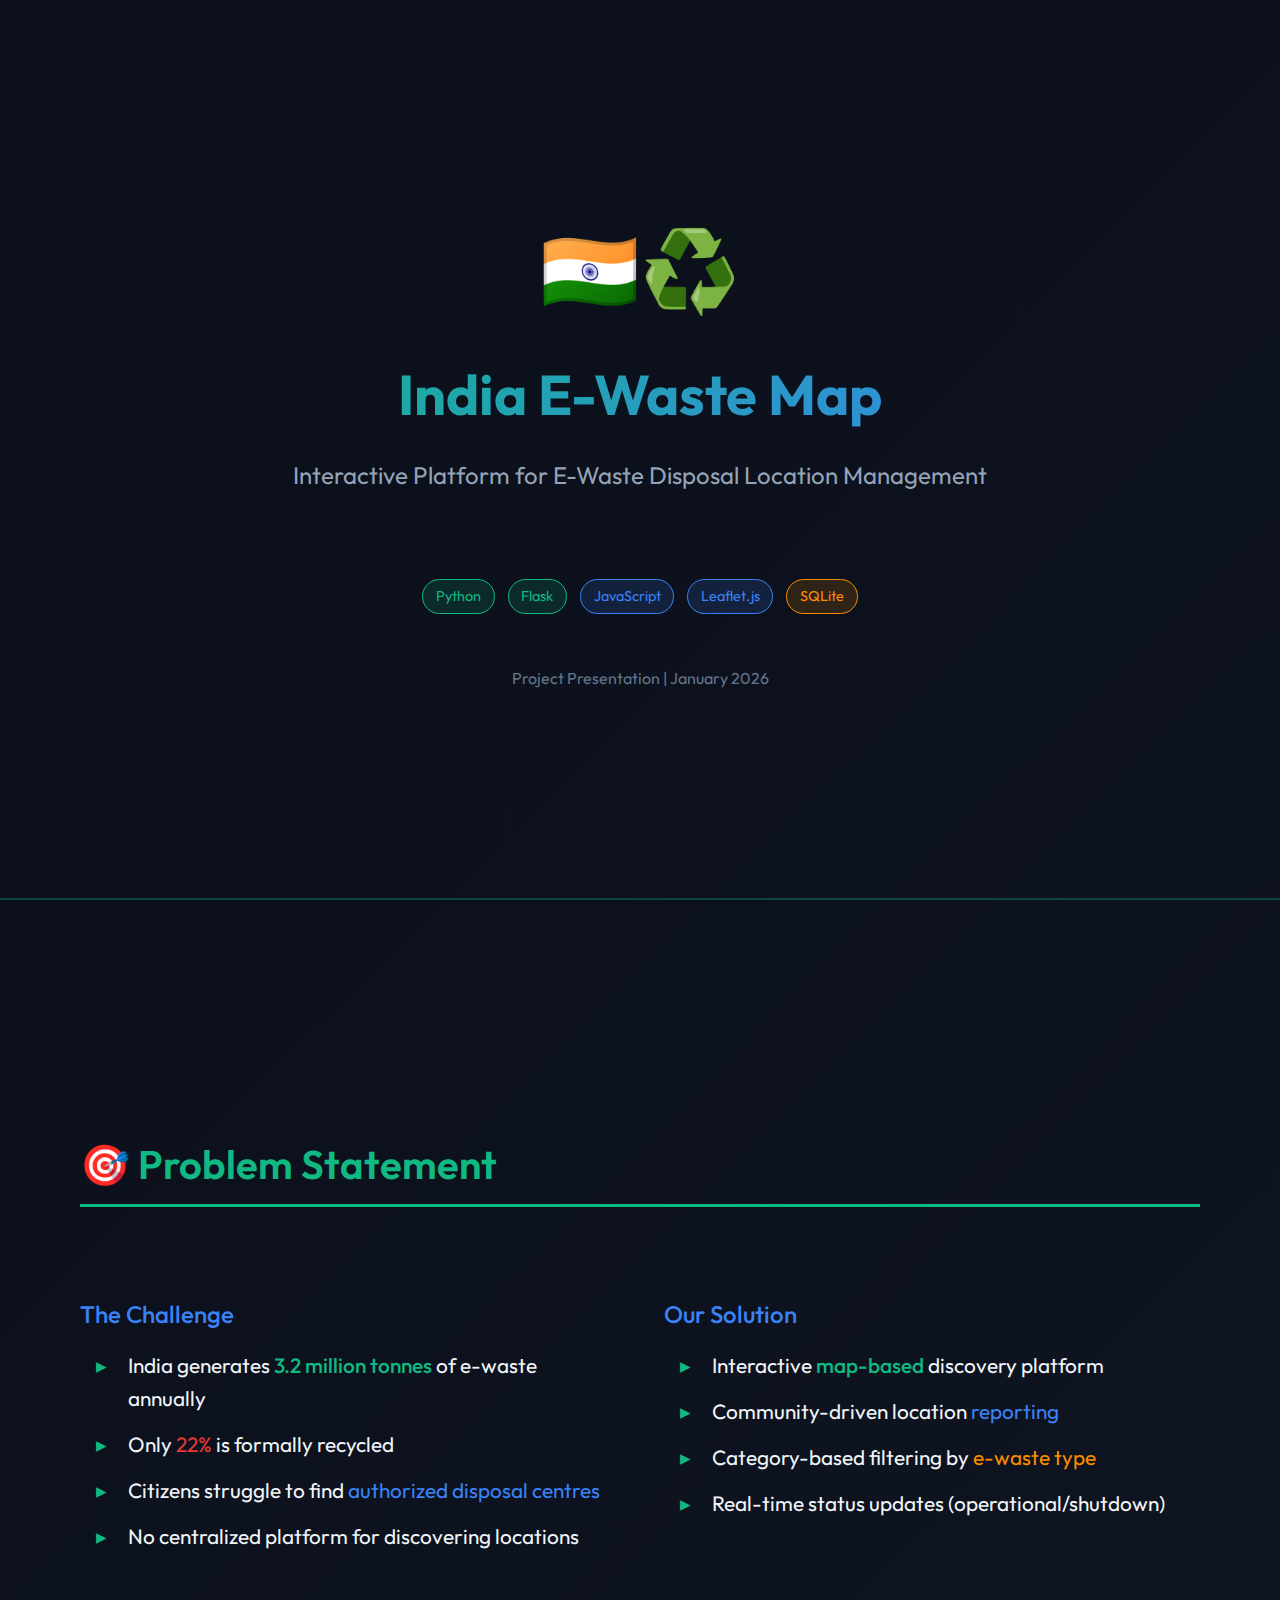
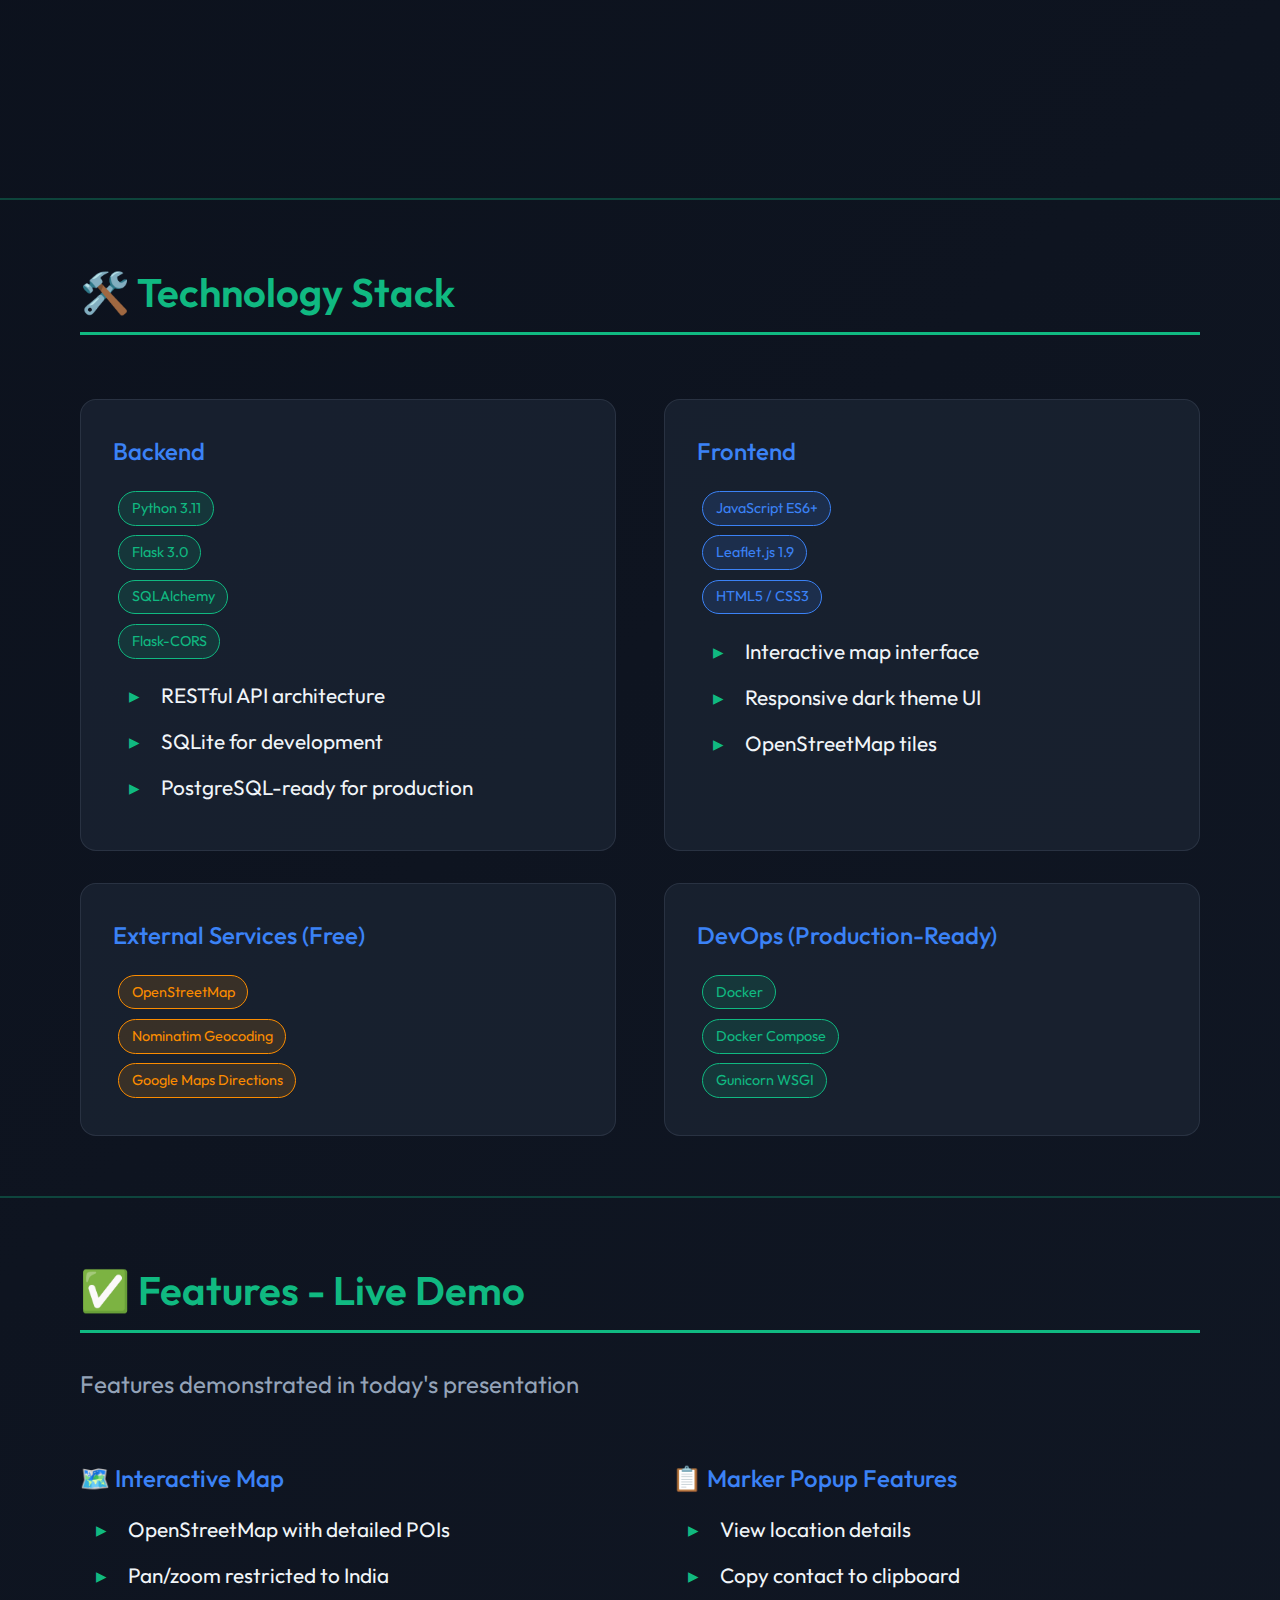
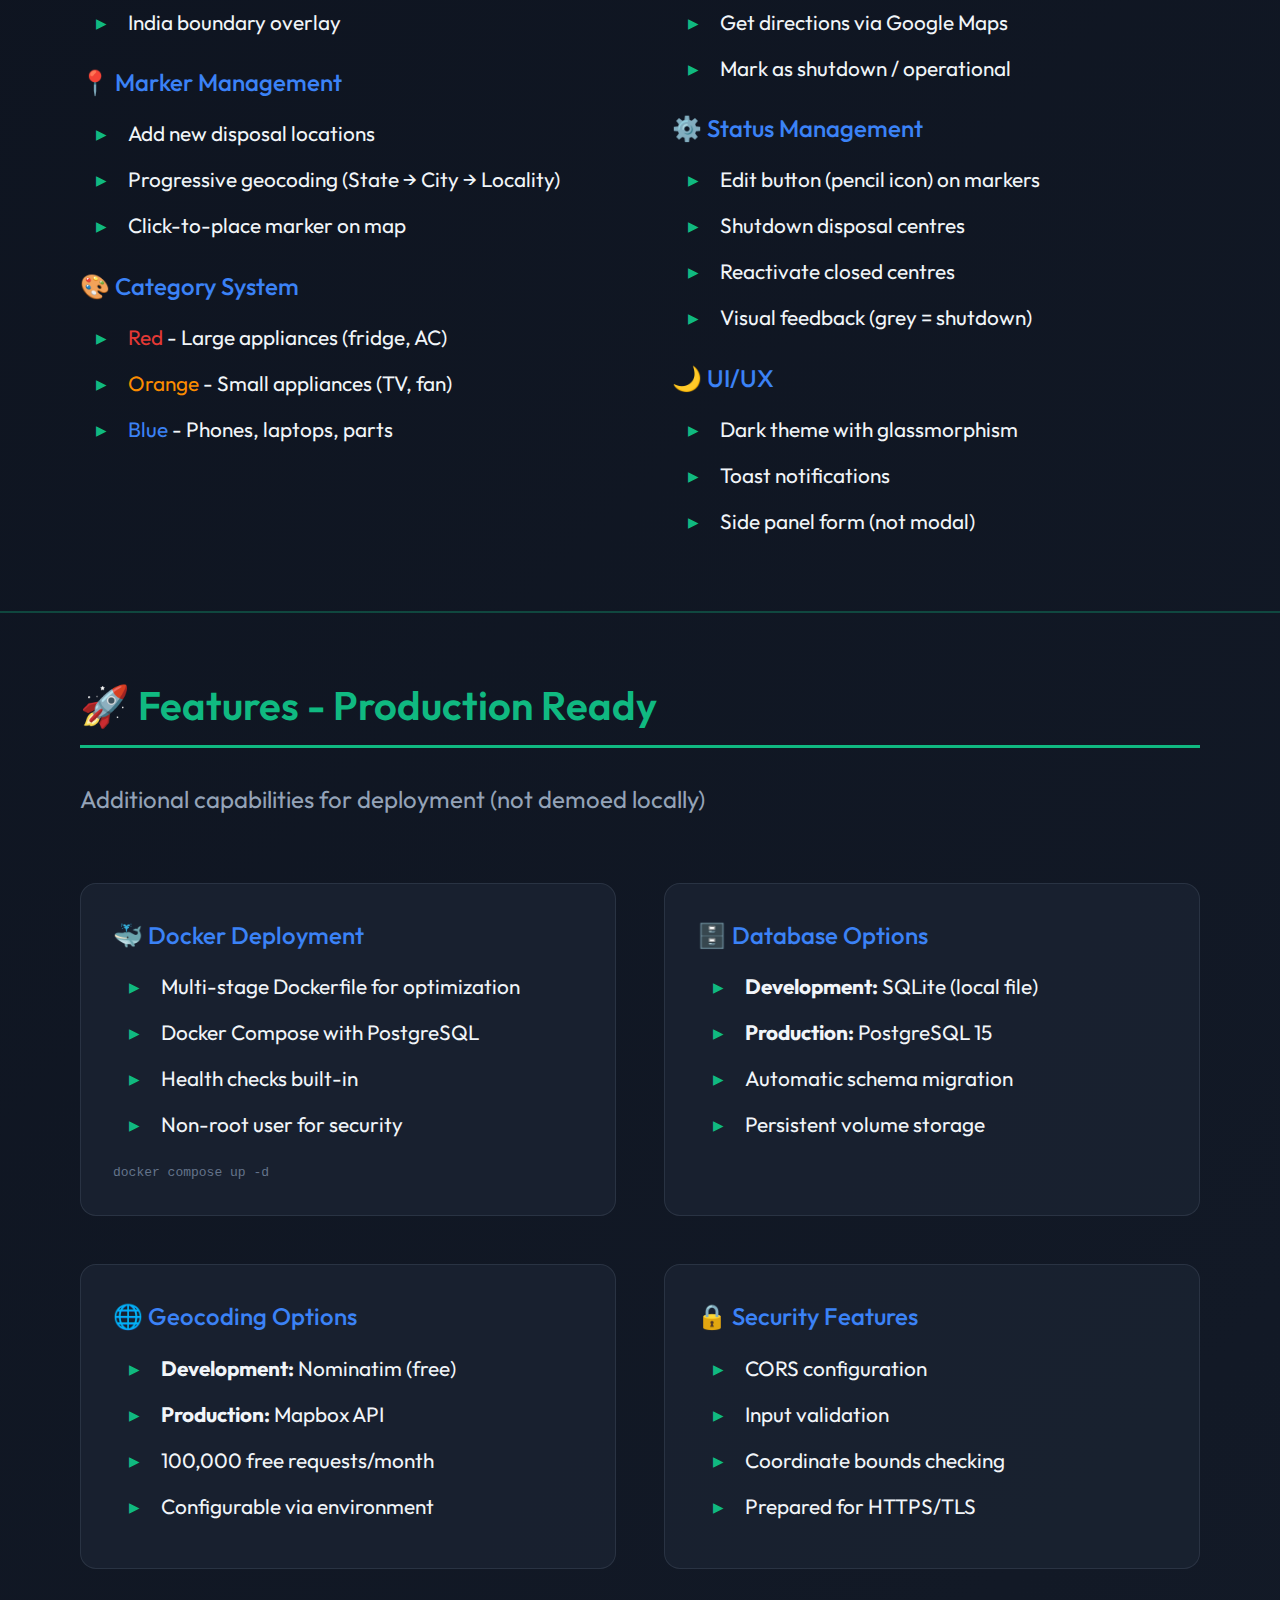
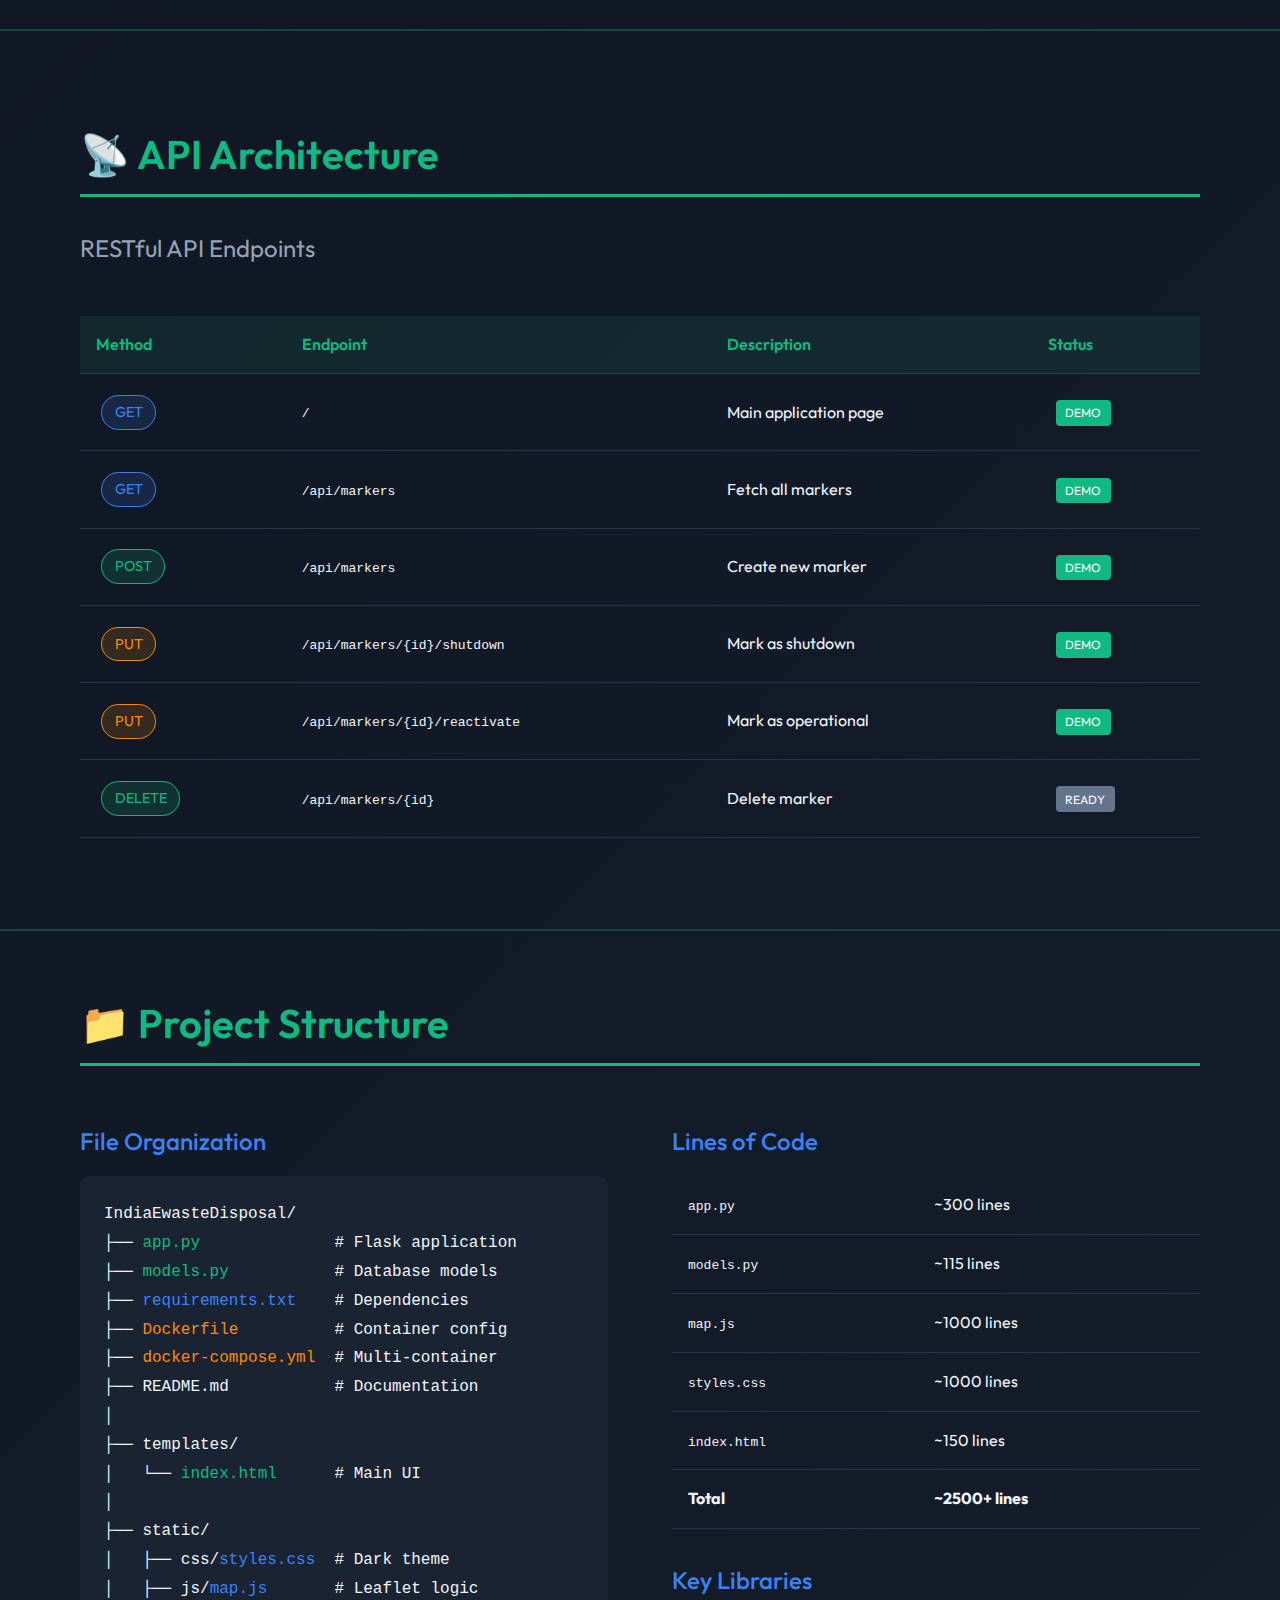
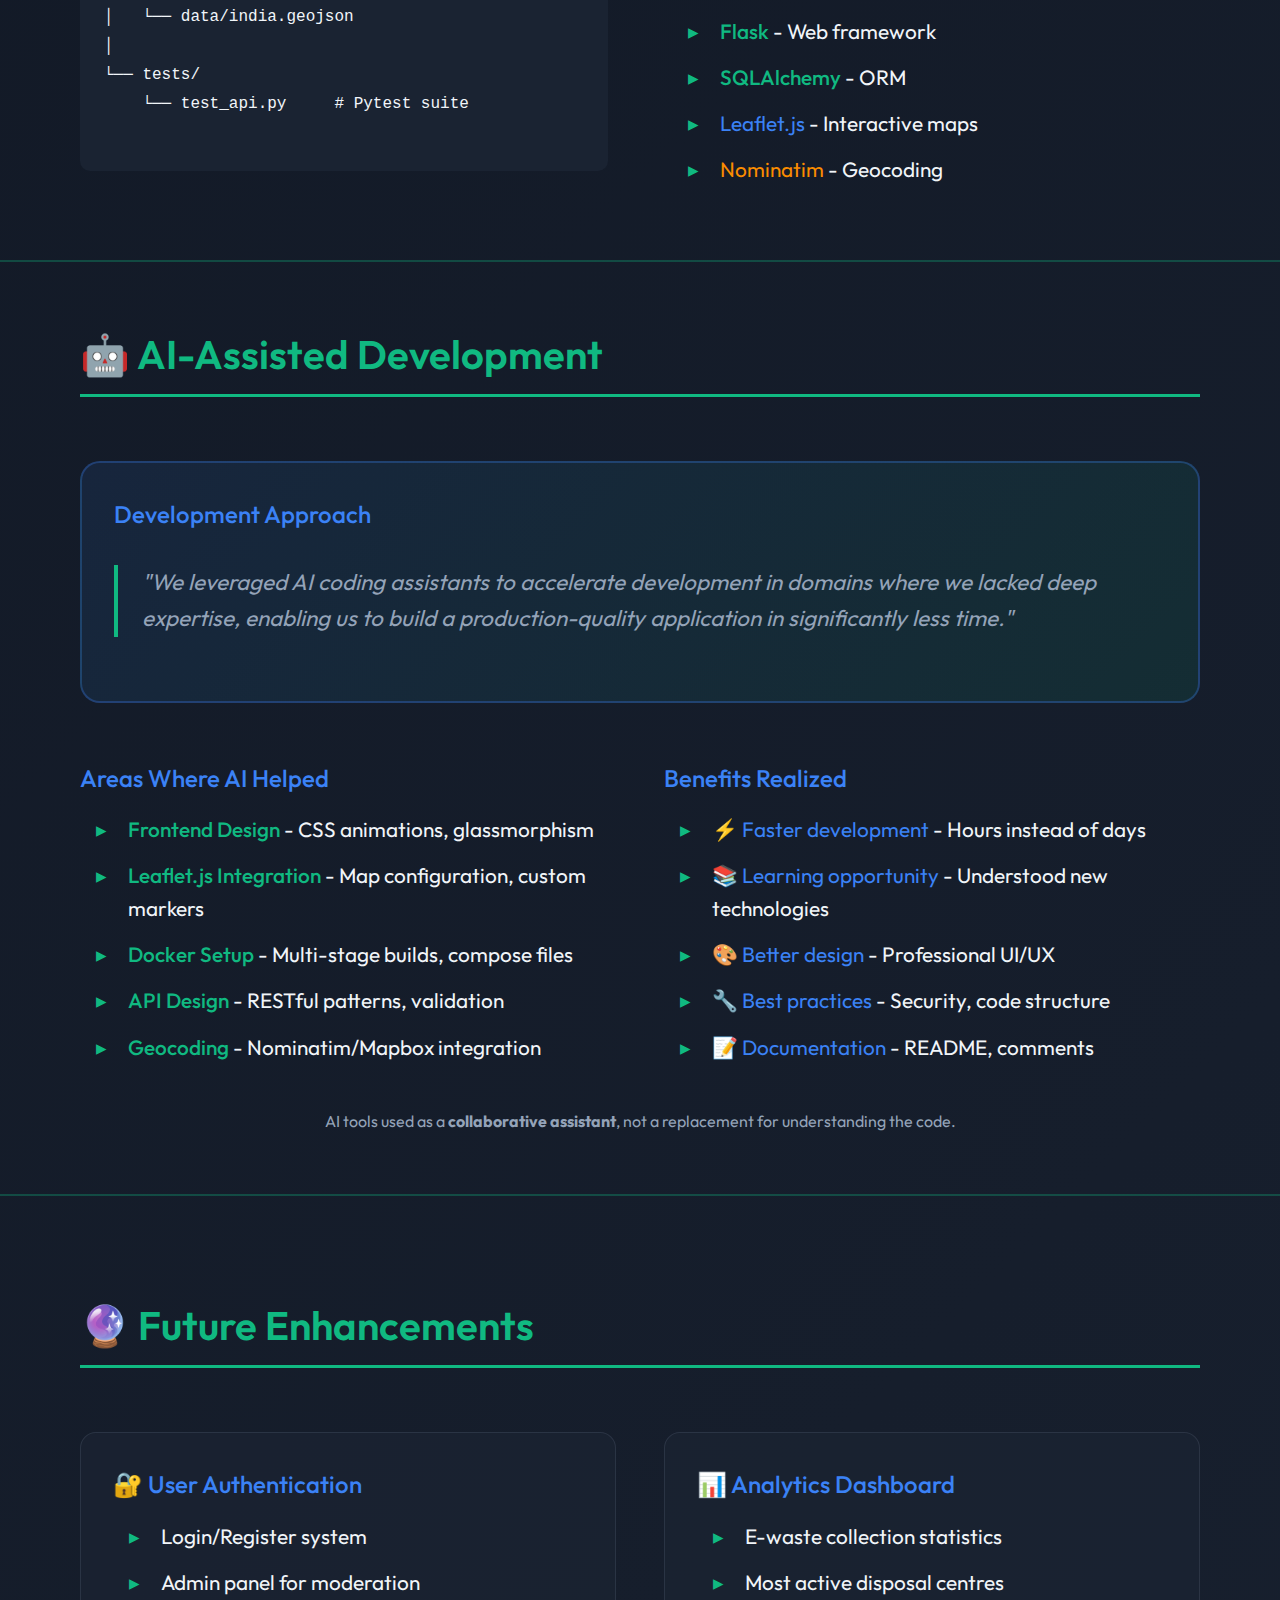
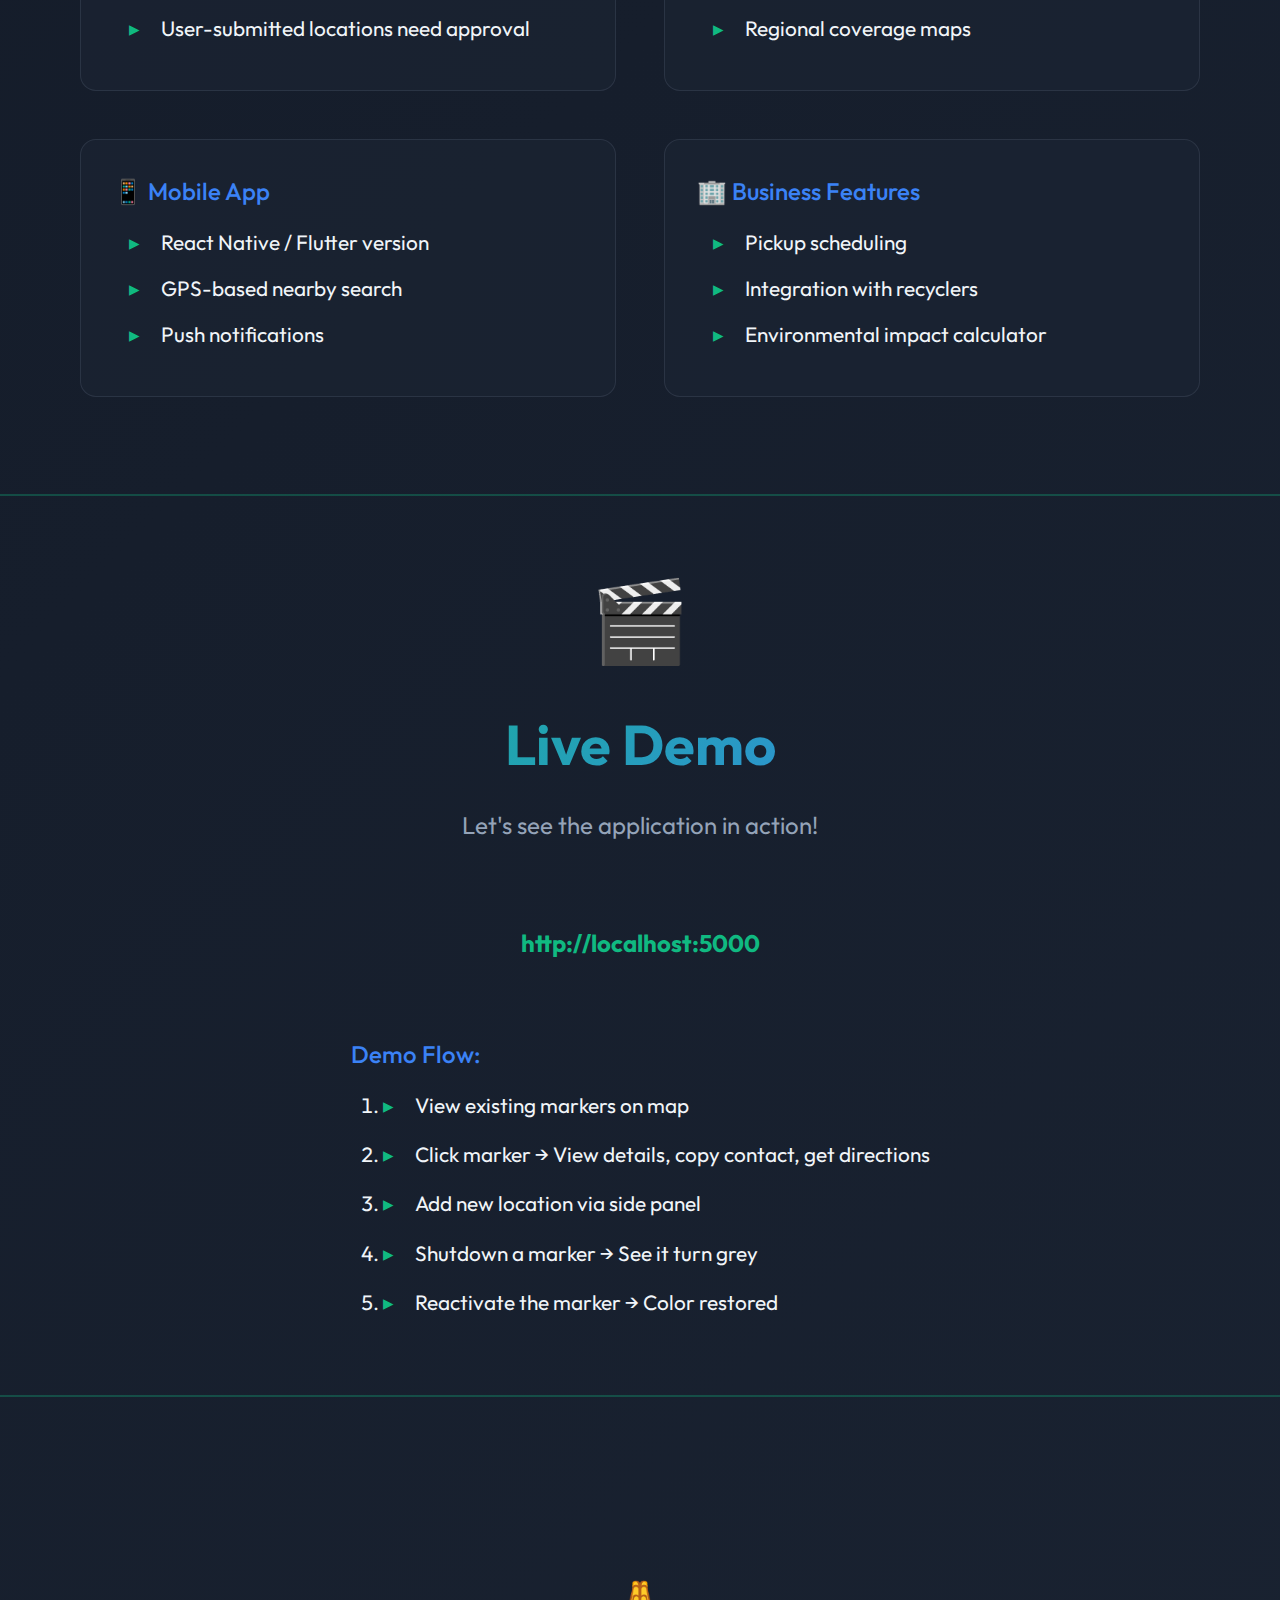
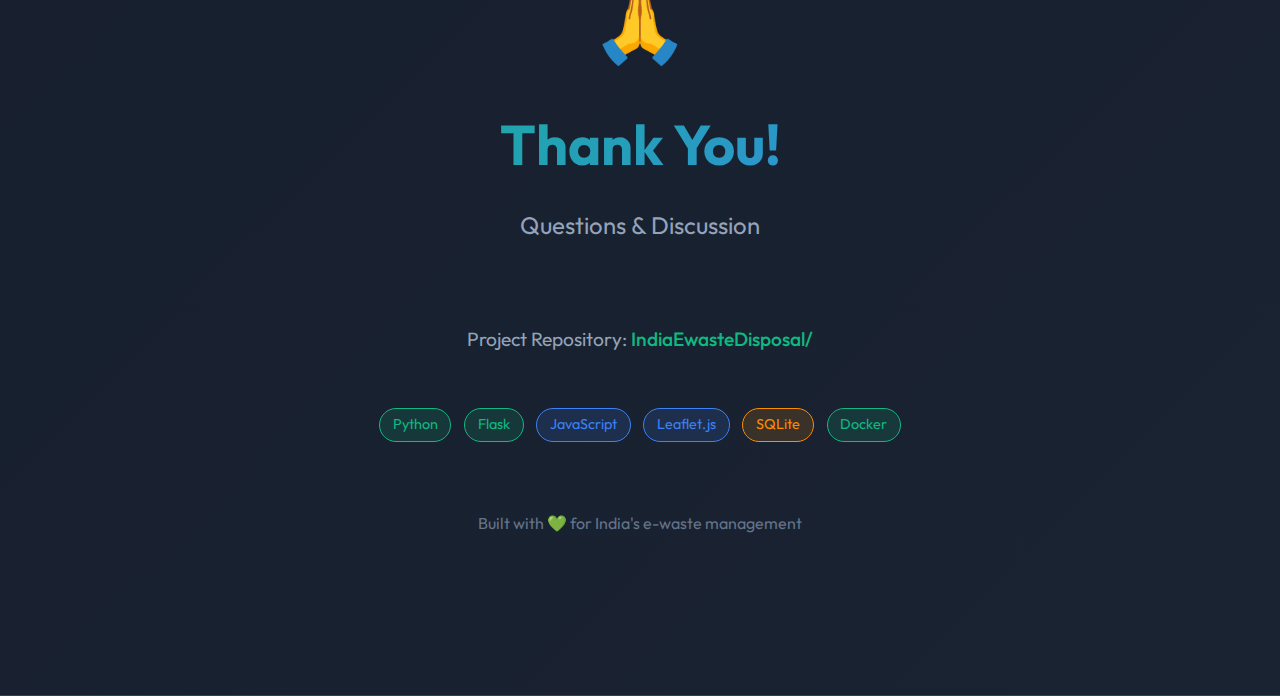
<file: presentation.html>
<!DOCTYPE html>
<html lang="en">

<head>
    <meta charset="UTF-8">
    <meta name="viewport" content="width=device-width, initial-scale=1.0">
    <title>India E-Waste Map - Project Presentation</title>
    <link href="https://fonts.googleapis.com/css2?family=Outfit:wght@300;400;500;600;700&display=swap" rel="stylesheet">
    <style>
        * {
            margin: 0;
            padding: 0;
            box-sizing: border-box;
        }

        body {
            font-family: 'Outfit', sans-serif;
            background: linear-gradient(135deg, #0a0f1a 0%, #1a2332 100%);
            color: #f1f5f9;
            line-height: 1.6;
        }

        .slide {
            min-height: 100vh;
            padding: 60px 80px;
            display: flex;
            flex-direction: column;
            justify-content: center;
            border-bottom: 2px solid rgba(16, 185, 129, 0.3);
            page-break-after: always;
        }

        .slide-number {
            position: absolute;
            top: 20px;
            right: 40px;
            font-size: 0.9rem;
            color: #64748b;
        }

        h1 {
            font-size: 3.5rem;
            font-weight: 700;
            background: linear-gradient(135deg, #10b981, #3b82f6);
            -webkit-background-clip: text;
            -webkit-text-fill-color: transparent;
            background-clip: text;
            margin-bottom: 1rem;
        }

        h2 {
            font-size: 2.5rem;
            font-weight: 600;
            color: #10b981;
            margin-bottom: 2rem;
            border-bottom: 3px solid #10b981;
            padding-bottom: 0.5rem;
            display: inline-block;
        }

        h3 {
            font-size: 1.5rem;
            font-weight: 500;
            color: #3b82f6;
            margin: 1.5rem 0 1rem;
        }

        .subtitle {
            font-size: 1.5rem;
            color: #94a3b8;
            margin-bottom: 2rem;
        }

        ul {
            list-style: none;
            margin-left: 1rem;
        }

        li {
            font-size: 1.3rem;
            margin: 0.8rem 0;
            padding-left: 2rem;
            position: relative;
        }

        li::before {
            content: "▸";
            position: absolute;
            left: 0;
            color: #10b981;
        }

        .highlight {
            color: #10b981;
            font-weight: 500;
        }

        .blue {
            color: #3b82f6;
        }

        .orange {
            color: #fb8c00;
        }

        .red {
            color: #e53935;
        }

        .grid {
            display: grid;
            grid-template-columns: 1fr 1fr;
            gap: 3rem;
            margin-top: 2rem;
        }

        .card {
            background: rgba(26, 35, 50, 0.8);
            border: 1px solid rgba(148, 163, 184, 0.15);
            border-radius: 16px;
            padding: 2rem;
        }

        .card h3 {
            margin-top: 0;
        }

        .tech-badge {
            display: inline-block;
            padding: 0.3rem 0.8rem;
            background: rgba(16, 185, 129, 0.15);
            border: 1px solid #10b981;
            border-radius: 20px;
            font-size: 0.9rem;
            margin: 0.3rem;
            color: #10b981;
        }

        .tech-badge.blue {
            background: rgba(59, 130, 246, 0.15);
            border-color: #3b82f6;
            color: #3b82f6;
        }

        .tech-badge.orange {
            background: rgba(251, 140, 0, 0.15);
            border-color: #fb8c00;
            color: #fb8c00;
        }

        .feature-icon {
            font-size: 2rem;
            margin-right: 0.5rem;
        }

        .two-col {
            display: flex;
            gap: 4rem;
        }

        .two-col>div {
            flex: 1;
        }

        table {
            width: 100%;
            border-collapse: collapse;
            margin-top: 1rem;
        }

        th,
        td {
            padding: 1rem;
            text-align: left;
            border-bottom: 1px solid rgba(148, 163, 184, 0.2);
        }

        th {
            background: rgba(16, 185, 129, 0.1);
            color: #10b981;
            font-weight: 600;
        }

        .center {
            text-align: center;
        }

        .big-icon {
            font-size: 5rem;
            margin-bottom: 1rem;
        }

        .ai-section {
            background: linear-gradient(135deg, rgba(59, 130, 246, 0.1), rgba(16, 185, 129, 0.1));
            border: 2px solid rgba(59, 130, 246, 0.3);
            border-radius: 20px;
            padding: 2rem;
            margin-top: 2rem;
        }

        .quote {
            font-size: 1.4rem;
            font-style: italic;
            color: #94a3b8;
            border-left: 4px solid #10b981;
            padding-left: 1.5rem;
            margin: 2rem 0;
        }

        .demo-badge {
            display: inline-block;
            padding: 0.2rem 0.6rem;
            background: #10b981;
            color: white;
            border-radius: 4px;
            font-size: 0.75rem;
            margin-left: 0.5rem;
            vertical-align: middle;
        }

        .future-badge {
            display: inline-block;
            padding: 0.2rem 0.6rem;
            background: #64748b;
            color: white;
            border-radius: 4px;
            font-size: 0.75rem;
            margin-left: 0.5rem;
            vertical-align: middle;
        }

        @media print {
            .slide {
                page-break-after: always;
            }
        }
    </style>
</head>

<body>

    <!-- Slide 1: Title -->
    <div class="slide center">
        <div class="big-icon">🇮🇳♻️</div>
        <h1>India E-Waste Map</h1>
        <p class="subtitle">Interactive Platform for E-Waste Disposal Location Management</p>
        <div style="margin-top: 3rem;">
            <span class="tech-badge">Python</span>
            <span class="tech-badge">Flask</span>
            <span class="tech-badge blue">JavaScript</span>
            <span class="tech-badge blue">Leaflet.js</span>
            <span class="tech-badge orange">SQLite</span>
        </div>
        <p style="margin-top: 3rem; color: #64748b;">Project Presentation | January 2026</p>
    </div>

    <!-- Slide 2: Problem Statement -->
    <div class="slide">
        <h2>🎯 Problem Statement</h2>
        <div class="grid">
            <div>
                <h3>The Challenge</h3>
                <ul>
                    <li>India generates <span class="highlight">3.2 million tonnes</span> of e-waste annually</li>
                    <li>Only <span class="red">22%</span> is formally recycled</li>
                    <li>Citizens struggle to find <span class="blue">authorized disposal centres</span></li>
                    <li>No centralized platform for discovering locations</li>
                </ul>
            </div>
            <div>
                <h3>Our Solution</h3>
                <ul>
                    <li>Interactive <span class="highlight">map-based</span> discovery platform</li>
                    <li>Community-driven location <span class="blue">reporting</span></li>
                    <li>Category-based filtering by <span class="orange">e-waste type</span></li>
                    <li>Real-time status updates (operational/shutdown)</li>
                </ul>
            </div>
        </div>
    </div>

    <!-- Slide 3: Technology Stack -->
    <div class="slide">
        <h2>🛠️ Technology Stack</h2>
        <div class="grid">
            <div class="card">
                <h3>Backend</h3>
                <p><span class="tech-badge">Python 3.11</span></p>
                <p><span class="tech-badge">Flask 3.0</span></p>
                <p><span class="tech-badge">SQLAlchemy</span></p>
                <p><span class="tech-badge">Flask-CORS</span></p>
                <ul style="margin-top: 1rem;">
                    <li>RESTful API architecture</li>
                    <li>SQLite for development</li>
                    <li>PostgreSQL-ready for production</li>
                </ul>
            </div>
            <div class="card">
                <h3>Frontend</h3>
                <p><span class="tech-badge blue">JavaScript ES6+</span></p>
                <p><span class="tech-badge blue">Leaflet.js 1.9</span></p>
                <p><span class="tech-badge blue">HTML5 / CSS3</span></p>
                <ul style="margin-top: 1rem;">
                    <li>Interactive map interface</li>
                    <li>Responsive dark theme UI</li>
                    <li>OpenStreetMap tiles</li>
                </ul>
            </div>
        </div>
        <div class="grid" style="margin-top: 2rem;">
            <div class="card">
                <h3>External Services (Free)</h3>
                <p><span class="tech-badge orange">OpenStreetMap</span></p>
                <p><span class="tech-badge orange">Nominatim Geocoding</span></p>
                <p><span class="tech-badge orange">Google Maps Directions</span></p>
            </div>
            <div class="card">
                <h3>DevOps (Production-Ready)</h3>
                <p><span class="tech-badge">Docker</span></p>
                <p><span class="tech-badge">Docker Compose</span></p>
                <p><span class="tech-badge">Gunicorn WSGI</span></p>
            </div>
        </div>
    </div>

    <!-- Slide 4: Features - Live Demo -->
    <div class="slide">
        <h2>✅ Features - Live Demo</h2>
        <p class="subtitle">Features demonstrated in today's presentation</p>

        <div class="two-col">
            <div>
                <h3>🗺️ Interactive Map</h3>
                <ul>
                    <li>OpenStreetMap with detailed POIs</li>
                    <li>Pan/zoom restricted to India</li>
                    <li>India boundary overlay</li>
                </ul>

                <h3>📍 Marker Management</h3>
                <ul>
                    <li>Add new disposal locations</li>
                    <li>Progressive geocoding (State → City → Locality)</li>
                    <li>Click-to-place marker on map</li>
                </ul>

                <h3>🎨 Category System</h3>
                <ul>
                    <li><span class="red">Red</span> - Large appliances (fridge, AC)</li>
                    <li><span class="orange">Orange</span> - Small appliances (TV, fan)</li>
                    <li><span class="blue">Blue</span> - Phones, laptops, parts</li>
                </ul>
            </div>
            <div>
                <h3>📋 Marker Popup Features</h3>
                <ul>
                    <li>View location details</li>
                    <li>Copy contact to clipboard</li>
                    <li>Get directions via Google Maps</li>
                    <li>Mark as shutdown / operational</li>
                </ul>

                <h3>⚙️ Status Management</h3>
                <ul>
                    <li>Edit button (pencil icon) on markers</li>
                    <li>Shutdown disposal centres</li>
                    <li>Reactivate closed centres</li>
                    <li>Visual feedback (grey = shutdown)</li>
                </ul>

                <h3>🌙 UI/UX</h3>
                <ul>
                    <li>Dark theme with glassmorphism</li>
                    <li>Toast notifications</li>
                    <li>Side panel form (not modal)</li>
                </ul>
            </div>
        </div>
    </div>

    <!-- Slide 5: Features - Production Ready -->
    <div class="slide">
        <h2>🚀 Features - Production Ready</h2>
        <p class="subtitle">Additional capabilities for deployment (not demoed locally)</p>

        <div class="grid">
            <div class="card">
                <h3>🐳 Docker Deployment</h3>
                <ul>
                    <li>Multi-stage Dockerfile for optimization</li>
                    <li>Docker Compose with PostgreSQL</li>
                    <li>Health checks built-in</li>
                    <li>Non-root user for security</li>
                </ul>
                <p style="margin-top: 1rem; color: #64748b;">
                    <code>docker compose up -d</code>
                </p>
            </div>
            <div class="card">
                <h3>🗄️ Database Options</h3>
                <ul>
                    <li><strong>Development:</strong> SQLite (local file)</li>
                    <li><strong>Production:</strong> PostgreSQL 15</li>
                    <li>Automatic schema migration</li>
                    <li>Persistent volume storage</li>
                </ul>
            </div>
            <div class="card">
                <h3>🌐 Geocoding Options</h3>
                <ul>
                    <li><strong>Development:</strong> Nominatim (free)</li>
                    <li><strong>Production:</strong> Mapbox API</li>
                    <li>100,000 free requests/month</li>
                    <li>Configurable via environment</li>
                </ul>
            </div>
            <div class="card">
                <h3>🔒 Security Features</h3>
                <ul>
                    <li>CORS configuration</li>
                    <li>Input validation</li>
                    <li>Coordinate bounds checking</li>
                    <li>Prepared for HTTPS/TLS</li>
                </ul>
            </div>
        </div>
    </div>

    <!-- Slide 6: API Endpoints -->
    <div class="slide">
        <h2>📡 API Architecture</h2>
        <p class="subtitle">RESTful API Endpoints</p>

        <table>
            <thead>
                <tr>
                    <th>Method</th>
                    <th>Endpoint</th>
                    <th>Description</th>
                    <th>Status</th>
                </tr>
            </thead>
            <tbody>
                <tr>
                    <td><span class="tech-badge blue">GET</span></td>
                    <td><code>/</code></td>
                    <td>Main application page</td>
                    <td><span class="demo-badge">DEMO</span></td>
                </tr>
                <tr>
                    <td><span class="tech-badge blue">GET</span></td>
                    <td><code>/api/markers</code></td>
                    <td>Fetch all markers</td>
                    <td><span class="demo-badge">DEMO</span></td>
                </tr>
                <tr>
                    <td><span class="tech-badge">POST</span></td>
                    <td><code>/api/markers</code></td>
                    <td>Create new marker</td>
                    <td><span class="demo-badge">DEMO</span></td>
                </tr>
                <tr>
                    <td><span class="tech-badge orange">PUT</span></td>
                    <td><code>/api/markers/{id}/shutdown</code></td>
                    <td>Mark as shutdown</td>
                    <td><span class="demo-badge">DEMO</span></td>
                </tr>
                <tr>
                    <td><span class="tech-badge orange">PUT</span></td>
                    <td><code>/api/markers/{id}/reactivate</code></td>
                    <td>Mark as operational</td>
                    <td><span class="demo-badge">DEMO</span></td>
                </tr>
                <tr>
                    <td><span class="tech-badge red">DELETE</span></td>
                    <td><code>/api/markers/{id}</code></td>
                    <td>Delete marker</td>
                    <td><span class="future-badge">READY</span></td>
                </tr>
            </tbody>
        </table>
    </div>

    <!-- Slide 7: Project Structure -->
    <div class="slide">
        <h2>📁 Project Structure</h2>

        <div class="two-col">
            <div>
                <h3>File Organization</h3>
                <pre
                    style="background: #1a2332; padding: 1.5rem; border-radius: 10px; font-size: 1rem; line-height: 1.8;">
IndiaEwasteDisposal/
├── <span class="highlight">app.py</span>              # Flask application
├── <span class="highlight">models.py</span>           # Database models
├── <span class="blue">requirements.txt</span>    # Dependencies
├── <span class="orange">Dockerfile</span>          # Container config
├── <span class="orange">docker-compose.yml</span>  # Multi-container
├── README.md           # Documentation
│
├── templates/
│   └── <span class="highlight">index.html</span>      # Main UI
│
├── static/
│   ├── css/<span class="blue">styles.css</span>  # Dark theme
│   ├── js/<span class="blue">map.js</span>       # Leaflet logic
│   └── data/india.geojson
│
└── tests/
    └── test_api.py     # Pytest suite
      </pre>
            </div>
            <div>
                <h3>Lines of Code</h3>
                <table>
                    <tr>
                        <td><code>app.py</code></td>
                        <td>~300 lines</td>
                    </tr>
                    <tr>
                        <td><code>models.py</code></td>
                        <td>~115 lines</td>
                    </tr>
                    <tr>
                        <td><code>map.js</code></td>
                        <td>~1000 lines</td>
                    </tr>
                    <tr>
                        <td><code>styles.css</code></td>
                        <td>~1000 lines</td>
                    </tr>
                    <tr>
                        <td><code>index.html</code></td>
                        <td>~150 lines</td>
                    </tr>
                    <tr>
                        <td><strong>Total</strong></td>
                        <td><strong>~2500+ lines</strong></td>
                    </tr>
                </table>

                <h3 style="margin-top: 2rem;">Key Libraries</h3>
                <ul>
                    <li><span class="highlight">Flask</span> - Web framework</li>
                    <li><span class="highlight">SQLAlchemy</span> - ORM</li>
                    <li><span class="blue">Leaflet.js</span> - Interactive maps</li>
                    <li><span class="orange">Nominatim</span> - Geocoding</li>
                </ul>
            </div>
        </div>
    </div>

    <!-- Slide 8: AI-Assisted Development -->
    <div class="slide">
        <h2>🤖 AI-Assisted Development</h2>

        <div class="ai-section">
            <h3 style="margin-top: 0;">Development Approach</h3>
            <p class="quote">
                "We leveraged AI coding assistants to accelerate development in domains where we lacked deep expertise,
                enabling us to build a production-quality application in significantly less time."
            </p>
        </div>

        <div class="grid" style="margin-top: 2rem;">
            <div>
                <h3>Areas Where AI Helped</h3>
                <ul>
                    <li><span class="highlight">Frontend Design</span> - CSS animations, glassmorphism</li>
                    <li><span class="highlight">Leaflet.js Integration</span> - Map configuration, custom markers</li>
                    <li><span class="highlight">Docker Setup</span> - Multi-stage builds, compose files</li>
                    <li><span class="highlight">API Design</span> - RESTful patterns, validation</li>
                    <li><span class="highlight">Geocoding</span> - Nominatim/Mapbox integration</li>
                </ul>
            </div>
            <div>
                <h3>Benefits Realized</h3>
                <ul>
                    <li>⚡ <span class="blue">Faster development</span> - Hours instead of days</li>
                    <li>📚 <span class="blue">Learning opportunity</span> - Understood new technologies</li>
                    <li>🎨 <span class="blue">Better design</span> - Professional UI/UX</li>
                    <li>🔧 <span class="blue">Best practices</span> - Security, code structure</li>
                    <li>📝 <span class="blue">Documentation</span> - README, comments</li>
                </ul>
            </div>
        </div>

        <p style="margin-top: 2rem; color: #94a3b8; text-align: center;">
            AI tools used as a <strong>collaborative assistant</strong>, not a replacement for understanding the code.
        </p>
    </div>

    <!-- Slide 9: Future Enhancements -->
    <div class="slide">
        <h2>🔮 Future Enhancements</h2>

        <div class="grid">
            <div class="card">
                <h3>🔐 User Authentication</h3>
                <ul>
                    <li>Login/Register system</li>
                    <li>Admin panel for moderation</li>
                    <li>User-submitted locations need approval</li>
                </ul>
            </div>
            <div class="card">
                <h3>📊 Analytics Dashboard</h3>
                <ul>
                    <li>E-waste collection statistics</li>
                    <li>Most active disposal centres</li>
                    <li>Regional coverage maps</li>
                </ul>
            </div>
            <div class="card">
                <h3>📱 Mobile App</h3>
                <ul>
                    <li>React Native / Flutter version</li>
                    <li>GPS-based nearby search</li>
                    <li>Push notifications</li>
                </ul>
            </div>
            <div class="card">
                <h3>🏢 Business Features</h3>
                <ul>
                    <li>Pickup scheduling</li>
                    <li>Integration with recyclers</li>
                    <li>Environmental impact calculator</li>
                </ul>
            </div>
        </div>
    </div>

    <!-- Slide 10: Demo -->
    <div class="slide center">
        <div class="big-icon">🎬</div>
        <h1>Live Demo</h1>
        <p class="subtitle">Let's see the application in action!</p>

        <div style="margin-top: 3rem;">
            <p style="font-size: 1.5rem; color: #10b981;">
                <strong>http://localhost:5000</strong>
            </p>
        </div>

        <div style="margin-top: 3rem; text-align: left; max-width: 600px; margin-left: auto; margin-right: auto;">
            <h3>Demo Flow:</h3>
            <ol style="list-style: decimal; padding-left: 2rem;">
                <li style="margin: 1rem 0;">View existing markers on map</li>
                <li style="margin: 1rem 0;">Click marker → View details, copy contact, get directions</li>
                <li style="margin: 1rem 0;">Add new location via side panel</li>
                <li style="margin: 1rem 0;">Shutdown a marker → See it turn grey</li>
                <li style="margin: 1rem 0;">Reactivate the marker → Color restored</li>
            </ol>
        </div>
    </div>

    <!-- Slide 11: Thank You -->
    <div class="slide center">
        <div class="big-icon">🙏</div>
        <h1>Thank You!</h1>
        <p class="subtitle">Questions & Discussion</p>

        <div style="margin-top: 3rem;">
            <p style="font-size: 1.2rem; color: #94a3b8;">
                Project Repository: <span class="highlight">IndiaEwasteDisposal/</span>
            </p>
        </div>

        <div style="margin-top: 3rem;">
            <span class="tech-badge">Python</span>
            <span class="tech-badge">Flask</span>
            <span class="tech-badge blue">JavaScript</span>
            <span class="tech-badge blue">Leaflet.js</span>
            <span class="tech-badge orange">SQLite</span>
            <span class="tech-badge">Docker</span>
        </div>

        <p style="margin-top: 4rem; color: #64748b;">
            Built with 💚 for India's e-waste management
        </p>
    </div>

</body>

</html>
</file>
